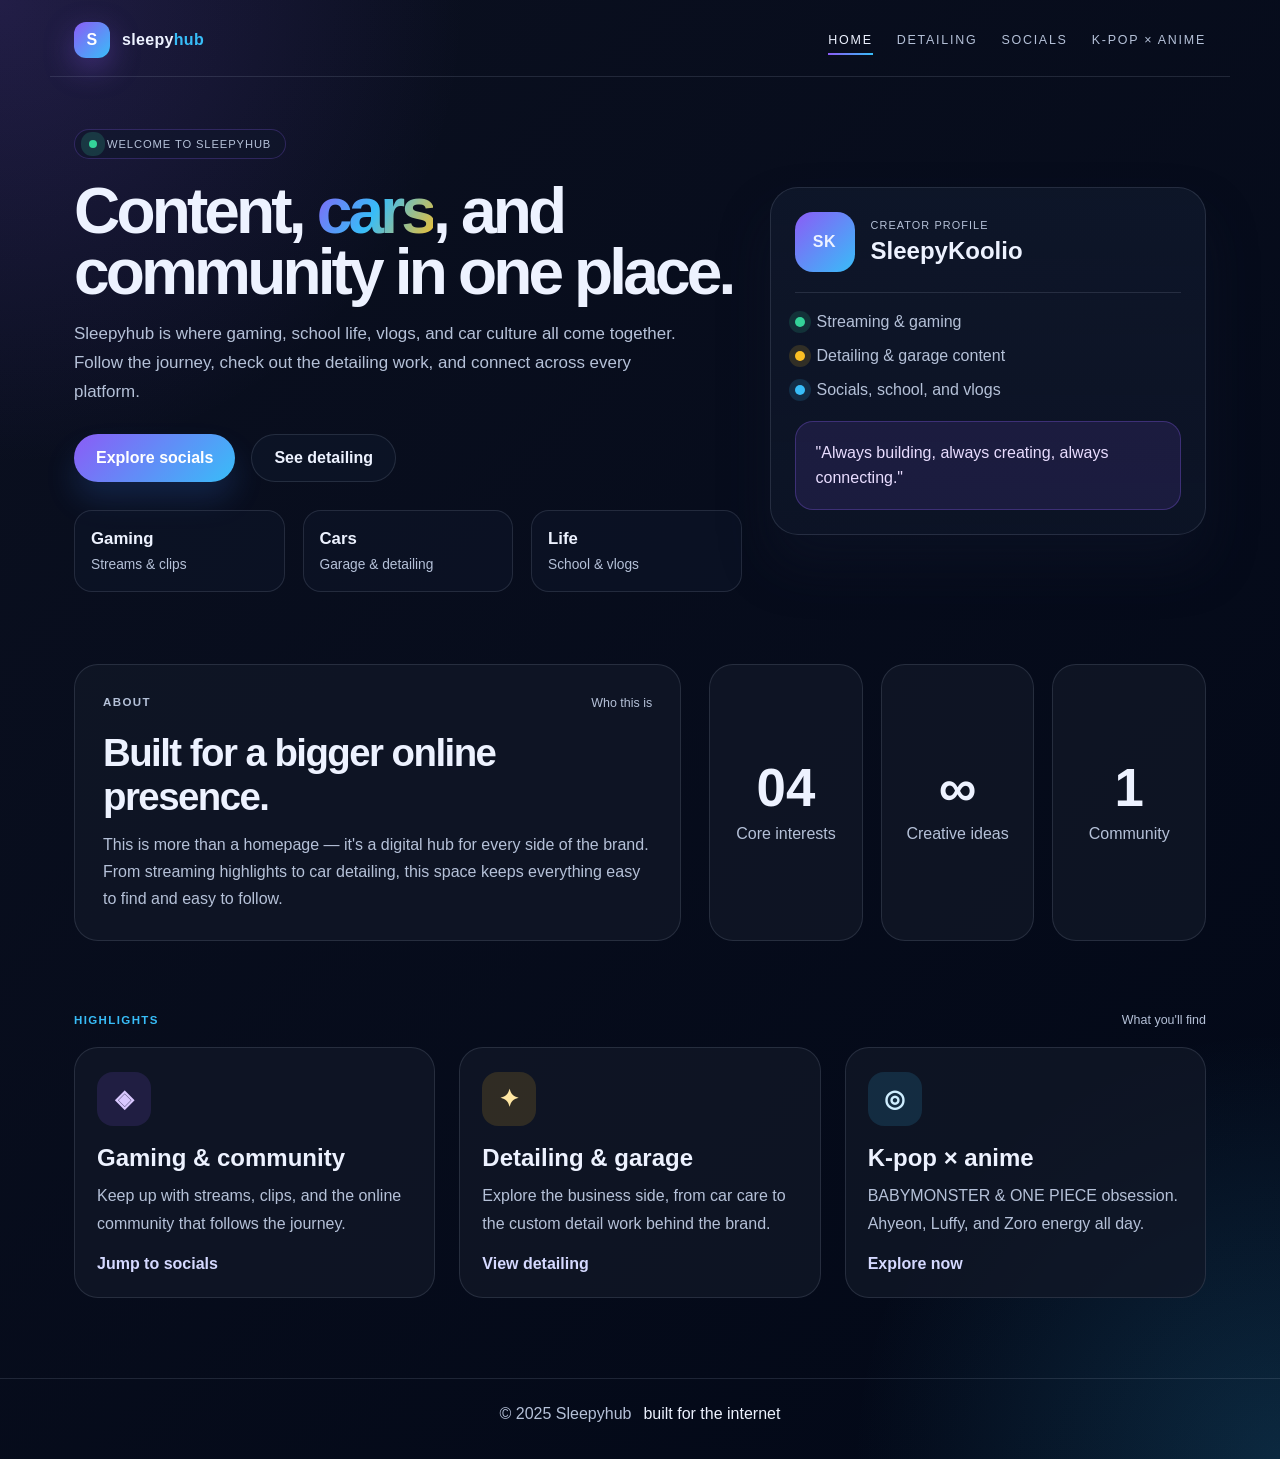
<file: index.html>
<!DOCTYPE html>
<html lang="en">
  <head>
    <meta charset="UTF-8" />
    <meta name="viewport" content="width=device-width, initial-scale=1.0" />
    <meta
      name="description"
      content="Sleepyhub is the home of gaming, cars, content, and community."
    />
    <title>Sleepyhub | Home</title>
    <link rel="stylesheet" href="style.css" />
  </head>
  <body>
    <nav class="top-nav" aria-label="Main navigation">
      <a class="brand" href="index.html" aria-label="Sleepyhub home">
        <span class="brand-mark">S</span>
        <span>sleepy<span class="accent">hub</span></span>
      </a>

      <div class="nav-links">
        <a class="active" href="index.html">Home</a>
        <a href="business.html">Detailing</a>
        <a href="social.html">Socials</a>
        <a href="babymonster.html">K-pop × Anime</a>
      </div>
    </nav>

    <main class="page-shell">
      <section class="hero">
        <div class="hero-copy">
          <div class="eyebrow"><span class="pulse"></span> Welcome to sleepyhub</div>
          <h1>
            Content, <span class="gradient-text">cars</span>, and<br />
            community in one place.
          </h1>
          <p>
            Sleepyhub is where gaming, school life, vlogs, and car culture all come together.
            Follow the journey, check out the detailing work, and connect across every platform.
          </p>

          <div class="cta-group">
            <a class="btn primary" href="social.html">Explore socials</a>
            <a class="btn secondary" href="business.html">See detailing</a>
          </div>

          <div class="hero-meta">
            <div class="meta-item">
              <strong>Gaming</strong>
              <span>Streams & clips</span>
            </div>
            <div class="meta-item">
              <strong>Cars</strong>
              <span>Garage & detailing</span>
            </div>
            <div class="meta-item">
              <strong>Life</strong>
              <span>School & vlogs</span>
            </div>
          </div>
        </div>

        <aside class="hero-panel" aria-label="Featured summary">
          <div class="profile-card">
            <div class="avatar">SK</div>
            <div>
              <small>Creator profile</small>
              <h2>SleepyKoolio</h2>
            </div>
          </div>

          <ul class="mini-list">
            <li>
              <span class="dot green"></span>
              Streaming & gaming
            </li>
            <li>
              <span class="dot gold"></span>
              Detailing & garage content
            </li>
            <li>
              <span class="dot blue"></span>
              Socials, school, and vlogs
            </li>
          </ul>

          <div class="panel-quote">
            "Always building, always creating, always connecting."
          </div>
        </aside>
      </section>

      <section class="overview">
        <article class="panel intro-panel">
          <div class="section-heading">
            <p>About</p>
            <span>Who this is</span>
          </div>
          <h3>Built for a bigger online presence.</h3>
          <p>
            This is more than a homepage — it's a digital hub for every side of the brand. From
            streaming highlights to car detailing, this space keeps everything easy to find and easy
            to follow.
          </p>
        </article>

        <div class="stats-grid">
          <div class="stat-card">
            <strong>04</strong>
            <span>Core interests</span>
          </div>
          <div class="stat-card">
            <strong>∞</strong>
            <span>Creative ideas</span>
          </div>
          <div class="stat-card">
            <strong>1</strong>
            <span>Community</span>
          </div>
        </div>
      </section>

      <section class="showcase">
        <div class="section-heading section-heading-wide">
          <p>Highlights</p>
          <span>What you'll find</span>
        </div>

        <div class="cards-grid">
          <article class="feature-card">
            <div class="card-icon purple">◈</div>
            <h3>Gaming & community</h3>
            <p>Keep up with streams, clips, and the online community that follows the journey.</p>
            <a href="social.html">Jump to socials</a>
          </article>

          <article class="feature-card">
            <div class="card-icon gold">✦</div>
            <h3>Detailing & garage</h3>
            <p>Explore the business side, from car care to the custom detail work behind the brand.</p>
            <a href="business.html">View detailing</a>
          </article>

          <article class="feature-card">
            <div class="card-icon blue">◎</div>
            <h3>K-pop × anime</h3>
            <p>BABYMONSTER & ONE PIECE obsession. Ahyeon, Luffy, and Zoro energy all day.</p>
            <a href="babymonster.html">Explore now</a>
          </article>
        </div>
      </section>
    </main>

    <footer class="site-footer">© 2025 Sleepyhub <span>built for the internet</span></footer>
  </body>
</html>
</file>
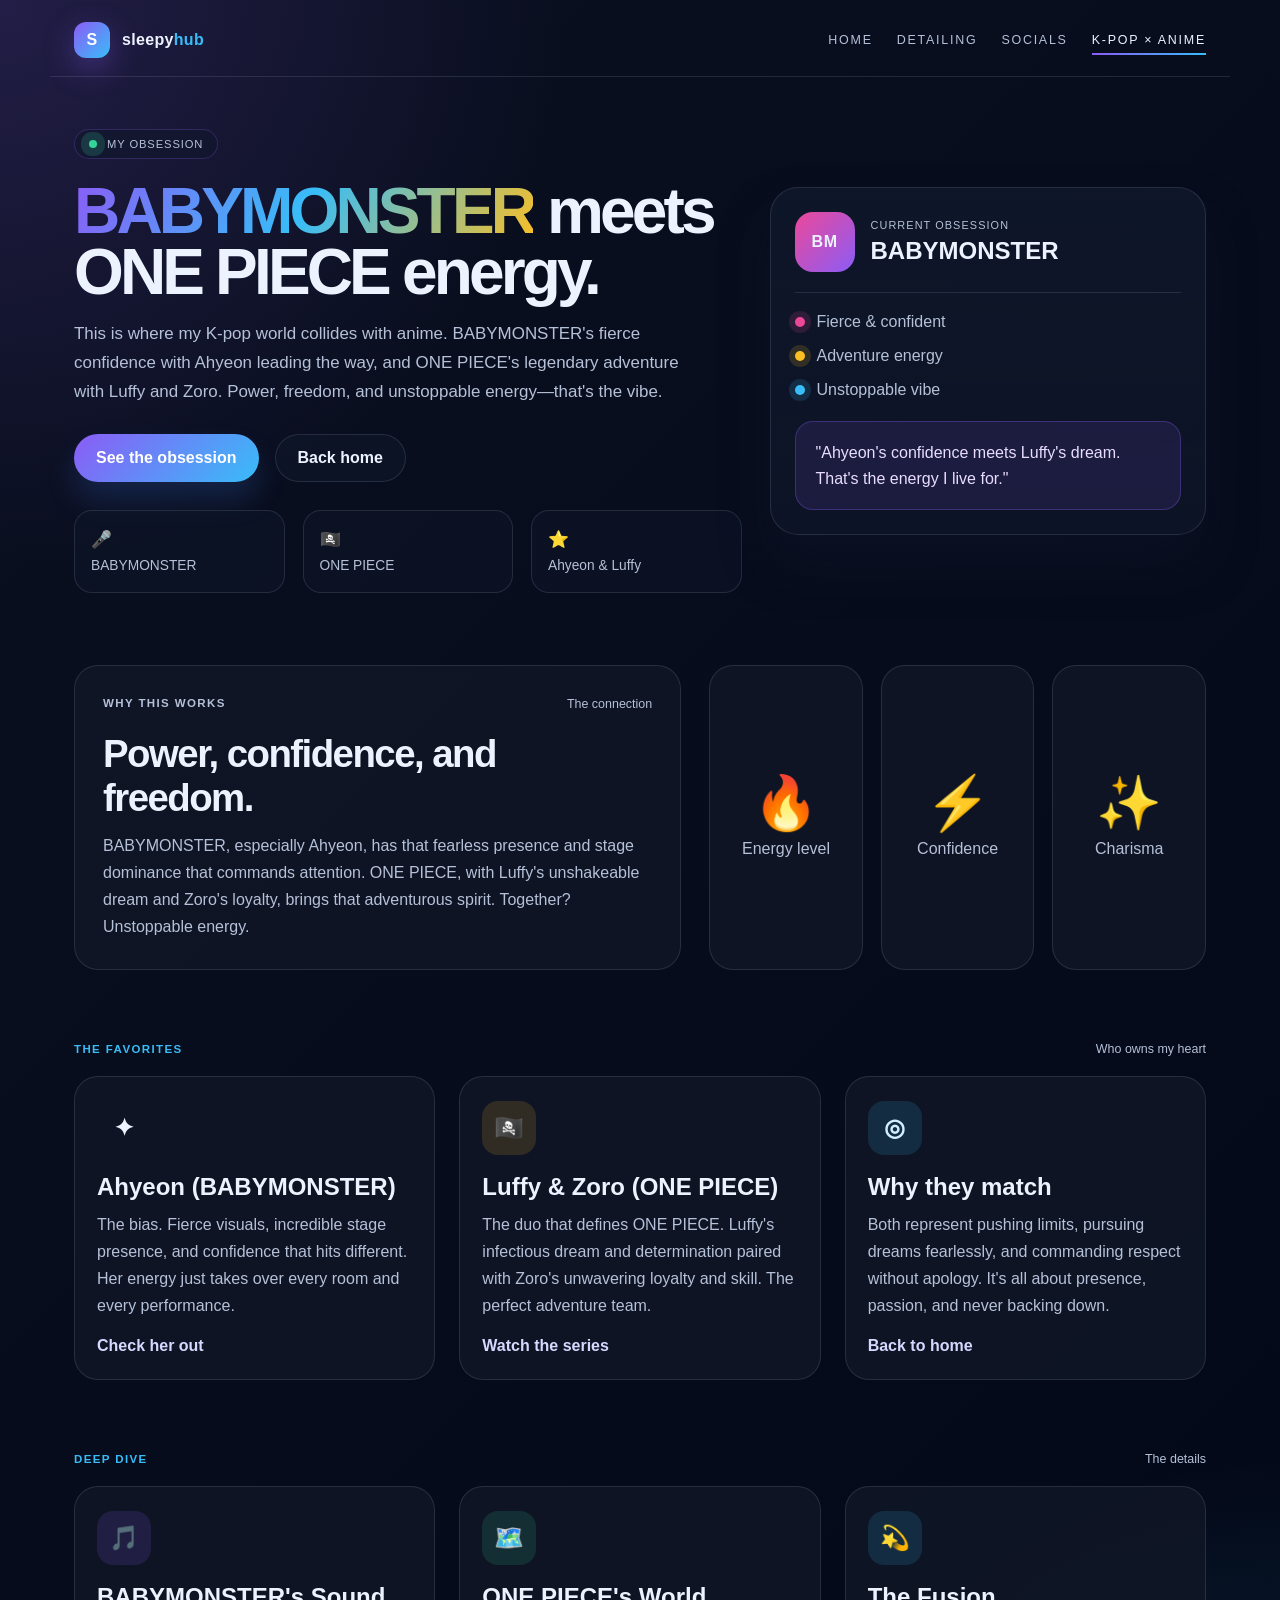
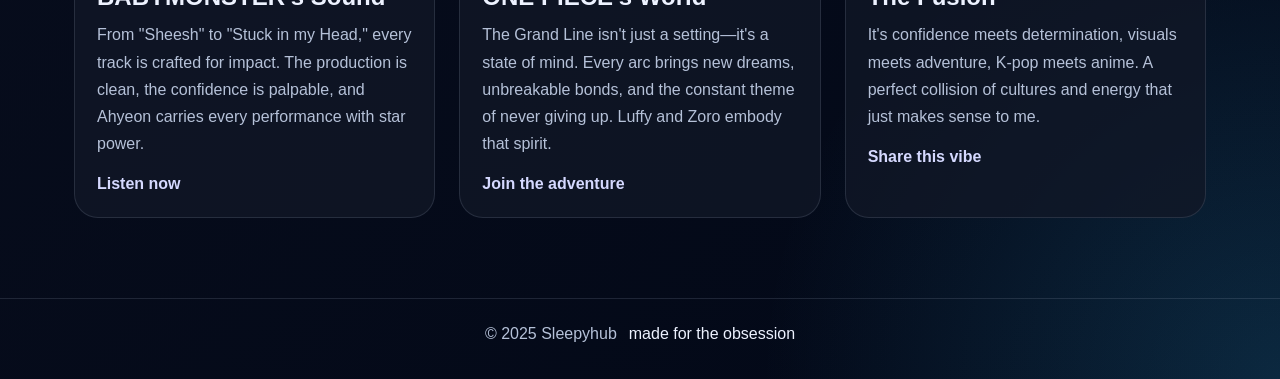
<file: babymonster.html>
<!DOCTYPE html>
<html lang="en">
  <head>
    <meta charset="UTF-8" />
    <meta name="viewport" content="width=device-width, initial-scale=1.0" />
    <meta name="description" content="BABYMONSTER × ONE PIECE obsession. Ahyeon, Luffy, and Zoro energy in one place." />
    <title>BABYMONSTER × ONE PIECE | Sleepyhub</title>
    <link rel="stylesheet" href="style.css" />
  </head>
  <body>
    <nav class="top-nav" aria-label="Main navigation">
      <a class="brand" href="index.html" aria-label="Sleepyhub home">
        <span class="brand-mark">S</span>
        <span>sleepy<span class="accent">hub</span></span>
      </a>

      <div class="nav-links">
        <a href="index.html">Home</a>
        <a href="business.html">Detailing</a>
        <a href="social.html">Socials</a>
        <a class="active" href="babymonster.html">K-pop × Anime</a>
      </div>
    </nav>

    <main class="page-shell">
      <section class="hero">
        <div class="hero-copy">
          <div class="eyebrow"><span class="pulse"></span> My obsession</div>
          <h1>
            <span class="gradient-text">BABYMONSTER</span> meets<br />
            ONE PIECE energy.
          </h1>
          <p>
            This is where my K-pop world collides with anime. BABYMONSTER's fierce confidence with Ahyeon leading the way, and ONE PIECE's legendary adventure with Luffy and Zoro. Power, freedom, and unstoppable energy—that's the vibe.
          </p>

          <div class="cta-group">
            <a class="btn primary" href="#favorites">See the obsession</a>
            <a class="btn secondary" href="index.html">Back home</a>
          </div>

          <div class="hero-meta">
            <div class="meta-item">
              <strong>🎤</strong>
              <span>BABYMONSTER</span>
            </div>
            <div class="meta-item">
              <strong>🏴‍☠️</strong>
              <span>ONE PIECE</span>
            </div>
            <div class="meta-item">
              <strong>⭐</strong>
              <span>Ahyeon & Luffy</span>
            </div>
          </div>
        </div>

        <aside class="hero-panel" aria-label="Obsession summary">
          <div class="profile-card">
            <div class="avatar" style="background: linear-gradient(135deg, #ec4899, #8b5cf6);">BM</div>
            <div>
              <small>Current obsession</small>
              <h2>BABYMONSTER</h2>
            </div>
          </div>

          <ul class="mini-list">
            <li>
              <span class="dot pink"></span>
              Fierce & confident
            </li>
            <li>
              <span class="dot gold"></span>
              Adventure energy
            </li>
            <li>
              <span class="dot blue"></span>
              Unstoppable vibe
            </li>
          </ul>

          <div class="panel-quote">
            "Ahyeon's confidence meets Luffy's dream. That's the energy I live for."
          </div>
        </aside>
      </section>

      <section class="overview">
        <article class="panel intro-panel">
          <div class="section-heading">
            <p>Why this works</p>
            <span>The connection</span>
          </div>
          <h3>Power, confidence, and freedom.</h3>
          <p>
            BABYMONSTER, especially Ahyeon, has that fearless presence and stage dominance that commands attention. ONE PIECE, with Luffy's unshakeable dream and Zoro's loyalty, brings that adventurous spirit. Together? Unstoppable energy.
          </p>
        </article>

        <div class="stats-grid">
          <div class="stat-card">
            <strong>🔥</strong>
            <span>Energy level</span>
          </div>
          <div class="stat-card">
            <strong>⚡</strong>
            <span>Confidence</span>
          </div>
          <div class="stat-card">
            <strong>✨</strong>
            <span>Charisma</span>
          </div>
        </div>
      </section>

      <section class="showcase" id="favorites">
        <div class="section-heading section-heading-wide">
          <p>The favorites</p>
          <span>Who owns my heart</span>
        </div>

        <div class="cards-grid">
          <article class="feature-card">
            <div class="card-icon pink">✦</div>
            <h3>Ahyeon (BABYMONSTER)</h3>
            <p>The bias. Fierce visuals, incredible stage presence, and confidence that hits different. Her energy just takes over every room and every performance.</p>
            <a href="https://www.youtube.com/results?search_query=BABYMONSTER+Ahyeon" target="_blank">Check her out</a>
          </article>

          <article class="feature-card">
            <div class="card-icon gold">🏴‍☠️</div>
            <h3>Luffy & Zoro (ONE PIECE)</h3>
            <p>The duo that defines ONE PIECE. Luffy's infectious dream and determination paired with Zoro's unwavering loyalty and skill. The perfect adventure team.</p>
            <a href="https://www.crunchyroll.com/series/GRMG8ZQZR/one-piece" target="_blank">Watch the series</a>
          </article>

          <article class="feature-card">
            <div class="card-icon blue">◎</div>
            <h3>Why they match</h3>
            <p>Both represent pushing limits, pursuing dreams fearlessly, and commanding respect without apology. It's all about presence, passion, and never backing down.</p>
            <a href="index.html">Back to home</a>
          </article>
        </div>
      </section>

      <section class="showcase" id="vibes">
        <div class="section-heading section-heading-wide">
          <p>Deep dive</p>
          <span>The details</span>
        </div>

        <div class="cards-grid">
          <article class="feature-card">
            <div class="card-icon purple">🎵</div>
            <h3>BABYMONSTER's Sound</h3>
            <p>From "Sheesh" to "Stuck in my Head," every track is crafted for impact. The production is clean, the confidence is palpable, and Ahyeon carries every performance with star power.</p>
            <a href="https://www.youtube.com/results?search_query=BABYMONSTER+music" target="_blank">Listen now</a>
          </article>

          <article class="feature-card">
            <div class="card-icon green">🗺️</div>
            <h3>ONE PIECE's World</h3>
            <p>The Grand Line isn't just a setting—it's a state of mind. Every arc brings new dreams, unbreakable bonds, and the constant theme of never giving up. Luffy and Zoro embody that spirit.</p>
            <a href="https://www.crunchyroll.com/series/GRMG8ZQZR/one-piece" target="_blank">Join the adventure</a>
          </article>

          <article class="feature-card">
            <div class="card-icon blue">💫</div>
            <h3>The Fusion</h3>
            <p>It's confidence meets determination, visuals meets adventure, K-pop meets anime. A perfect collision of cultures and energy that just makes sense to me.</p>
            <a href="social.html">Share this vibe</a>
          </article>
        </div>
      </section>
    </main>

    <footer class="site-footer">© 2025 Sleepyhub <span>made for the obsession</span></footer>
  </body>
</html>
</file>
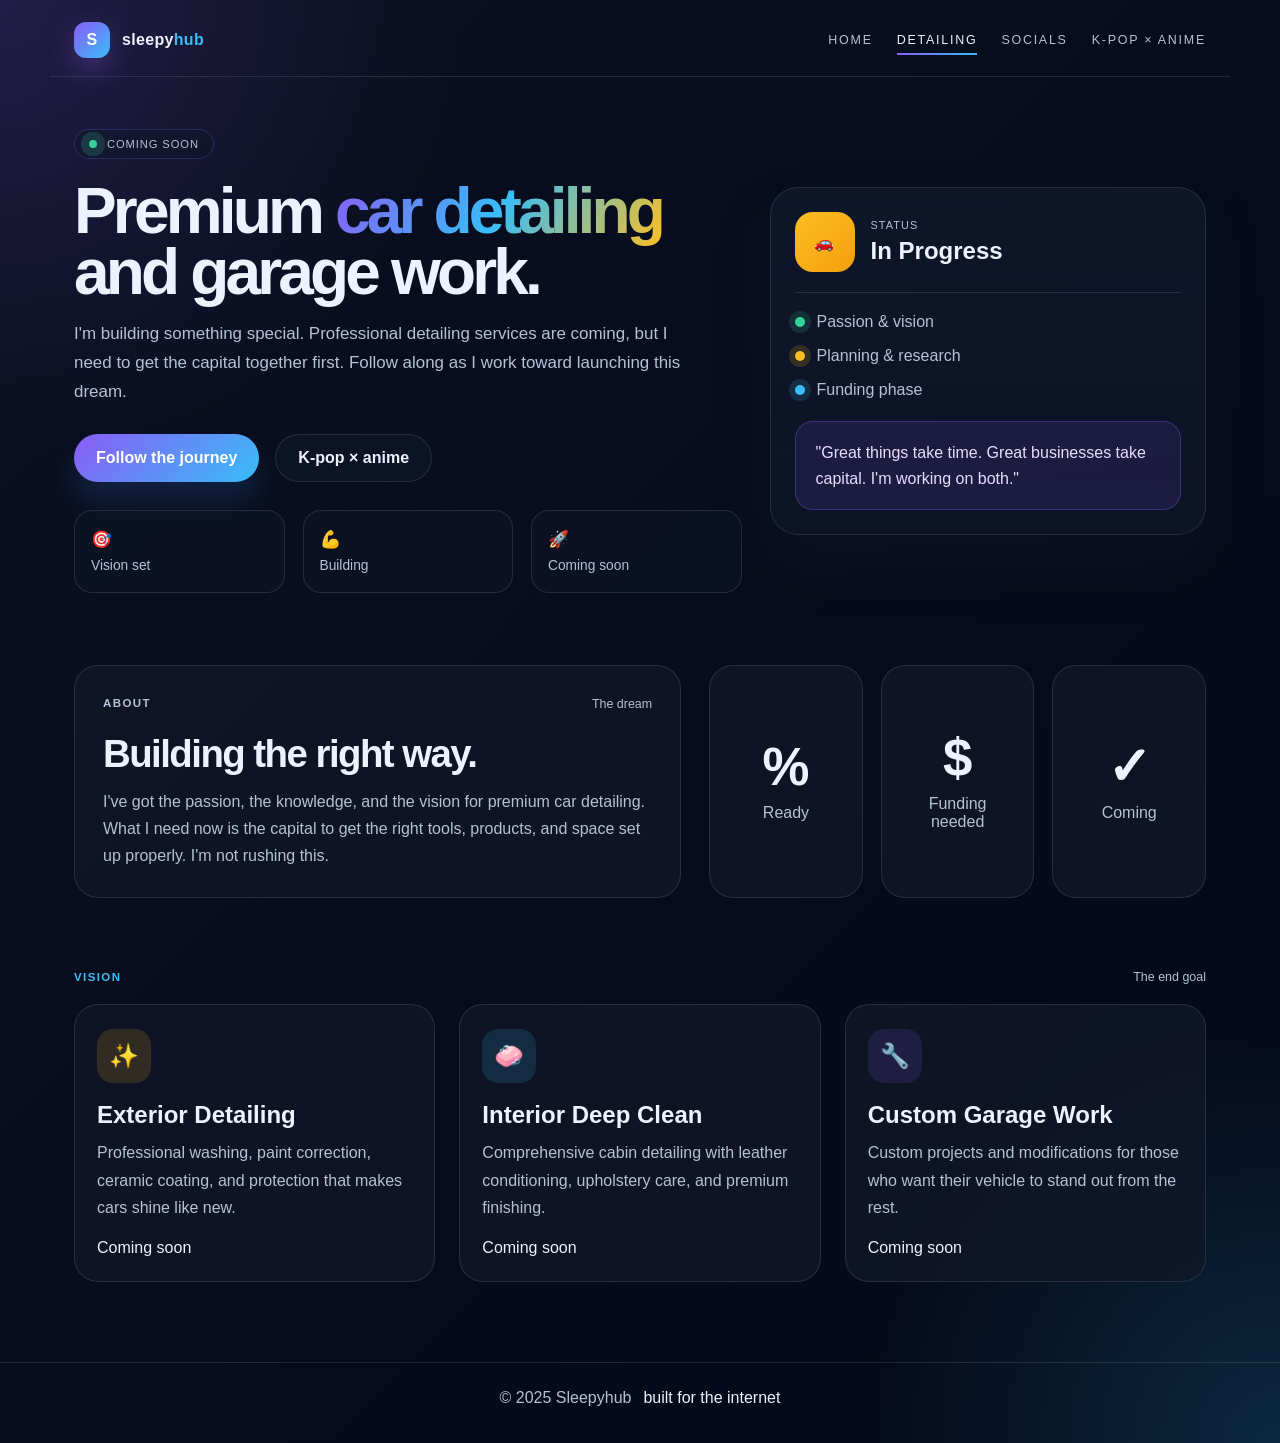
<file: business.html>
<!DOCTYPE html>
<html lang="en">
  <head>
    <meta charset="UTF-8" />
    <meta name="viewport" content="width=device-width, initial-scale=1.0" />
    <meta
      name="description"
      content="Professional car detailing services by SleepyKoolio. Coming soon."
    />
    <title>Detailing | Sleepyhub</title>
    <link rel="stylesheet" href="style.css" />
  </head>
  <body>
    <nav class="top-nav" aria-label="Main navigation">
      <a class="brand" href="index.html" aria-label="Sleepyhub home">
        <span class="brand-mark">S</span>
        <span>sleepy<span class="accent">hub</span></span>
      </a>

      <div class="nav-links">
        <a href="index.html">Home</a>
        <a class="active" href="business.html">Detailing</a>
        <a href="social.html">Socials</a>
        <a href="babymonster.html">K-pop × Anime</a>
      </div>
    </nav>

    <main class="page-shell">
      <section class="hero">
        <div class="hero-copy">
          <div class="eyebrow"><span class="pulse"></span> Coming soon</div>
          <h1>
            Premium <span class="gradient-text">car detailing</span> and garage work.
          </h1>
          <p>
            I'm building something special. Professional detailing services are coming, but I need to get the capital together first. Follow along as I work toward launching this dream.
          </p>

          <div class="cta-group">
            <a class="btn primary" href="social.html">Follow the journey</a>
            <a class="btn secondary" href="babymonster.html">K-pop × anime</a>
          </div>

          <div class="hero-meta">
            <div class="meta-item">
              <strong>🎯</strong>
              <span>Vision set</span>
            </div>
            <div class="meta-item">
              <strong>💪</strong>
              <span>Building</span>
            </div>
            <div class="meta-item">
              <strong>🚀</strong>
              <span>Coming soon</span>
            </div>
          </div>
        </div>

        <aside class="hero-panel" aria-label="Status summary">
          <div class="profile-card">
            <div class="avatar" style="background: linear-gradient(135deg, #fbbf24, #f59e0b);">🚗</div>
            <div>
              <small>Status</small>
              <h2>In Progress</h2>
            </div>
          </div>

          <ul class="mini-list">
            <li>
              <span class="dot green"></span>
              Passion & vision
            </li>
            <li>
              <span class="dot gold"></span>
              Planning & research
            </li>
            <li>
              <span class="dot blue"></span>
              Funding phase
            </li>
          </ul>

          <div class="panel-quote">
            "Great things take time. Great businesses take capital. I'm working on both."
          </div>
        </aside>
      </section>

      <section class="overview">
        <article class="panel intro-panel">
          <div class="section-heading">
            <p>About</p>
            <span>The dream</span>
          </div>
          <h3>Building the right way.</h3>
          <p>
            I've got the passion, the knowledge, and the vision for premium car detailing. What I need now is the capital to get the right tools, products, and space set up properly. I'm not rushing this.
          </p>
        </article>

        <div class="stats-grid">
          <div class="stat-card">
            <strong>%</strong>
            <span>Ready</span>
          </div>
          <div class="stat-card">
            <strong>$</strong>
            <span>Funding needed</span>
          </div>
          <div class="stat-card">
            <strong>✓</strong>
            <span>Coming</span>
          </div>
        </div>
      </section>

      <section class="showcase" id="roadmap">
        <div class="section-heading section-heading-wide">
          <p>Vision</p>
          <span>The end goal</span>
        </div>

        <div class="cards-grid">
          <article class="feature-card">
            <div class="card-icon gold">✨</div>
            <h3>Exterior Detailing</h3>
            <p>Professional washing, paint correction, ceramic coating, and protection that makes cars shine like new.</p>
            <span class="coming-badge">Coming soon</span>
          </article>

          <article class="feature-card">
            <div class="card-icon blue">🧼</div>
            <h3>Interior Deep Clean</h3>
            <p>Comprehensive cabin detailing with leather conditioning, upholstery care, and premium finishing.</p>
            <span class="coming-badge">Coming soon</span>
          </article>

          <article class="feature-card">
            <div class="card-icon purple">🔧</div>
            <h3>Custom Garage Work</h3>
            <p>Custom projects and modifications for those who want their vehicle to stand out from the rest.</p>
            <span class="coming-badge">Coming soon</span>
          </article>
        </div>
      </section>
    </main>

    <footer class="site-footer">© 2025 Sleepyhub <span>built for the internet</span></footer>
  </body>
</html>
</file>
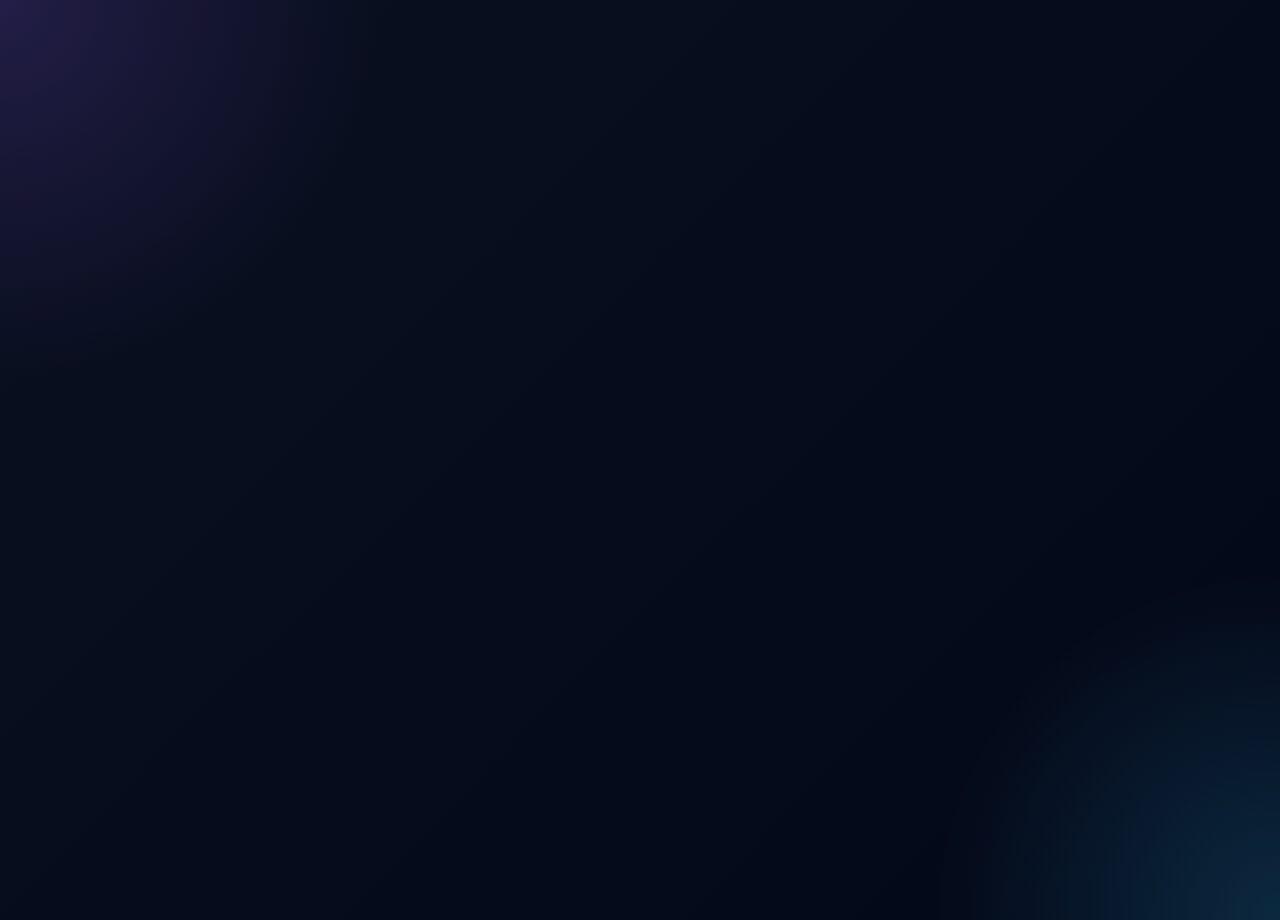
<file: mainhomepage.html>
<!DOCTYPE html>
<html lang="en">
<head>
    <meta charset="UTF-8">
    <meta name="viewport" content="width=device-width, initial-scale=1.0">
</head>
<link rel="stylesheet" href="style.css">
<body>
    <div class="container">
        <p class="bio"></p>

        <div class="project-card">
            <h2></h2>
            <p></p>
        </div>

     <div class="project-card">
            <h2></h2>
            <p></p>
            <br>
        </div>

        <div class="project-card">
            <h2></h2>
            <p></p>
        </div>
    </div>
</body>
</html>
</file>
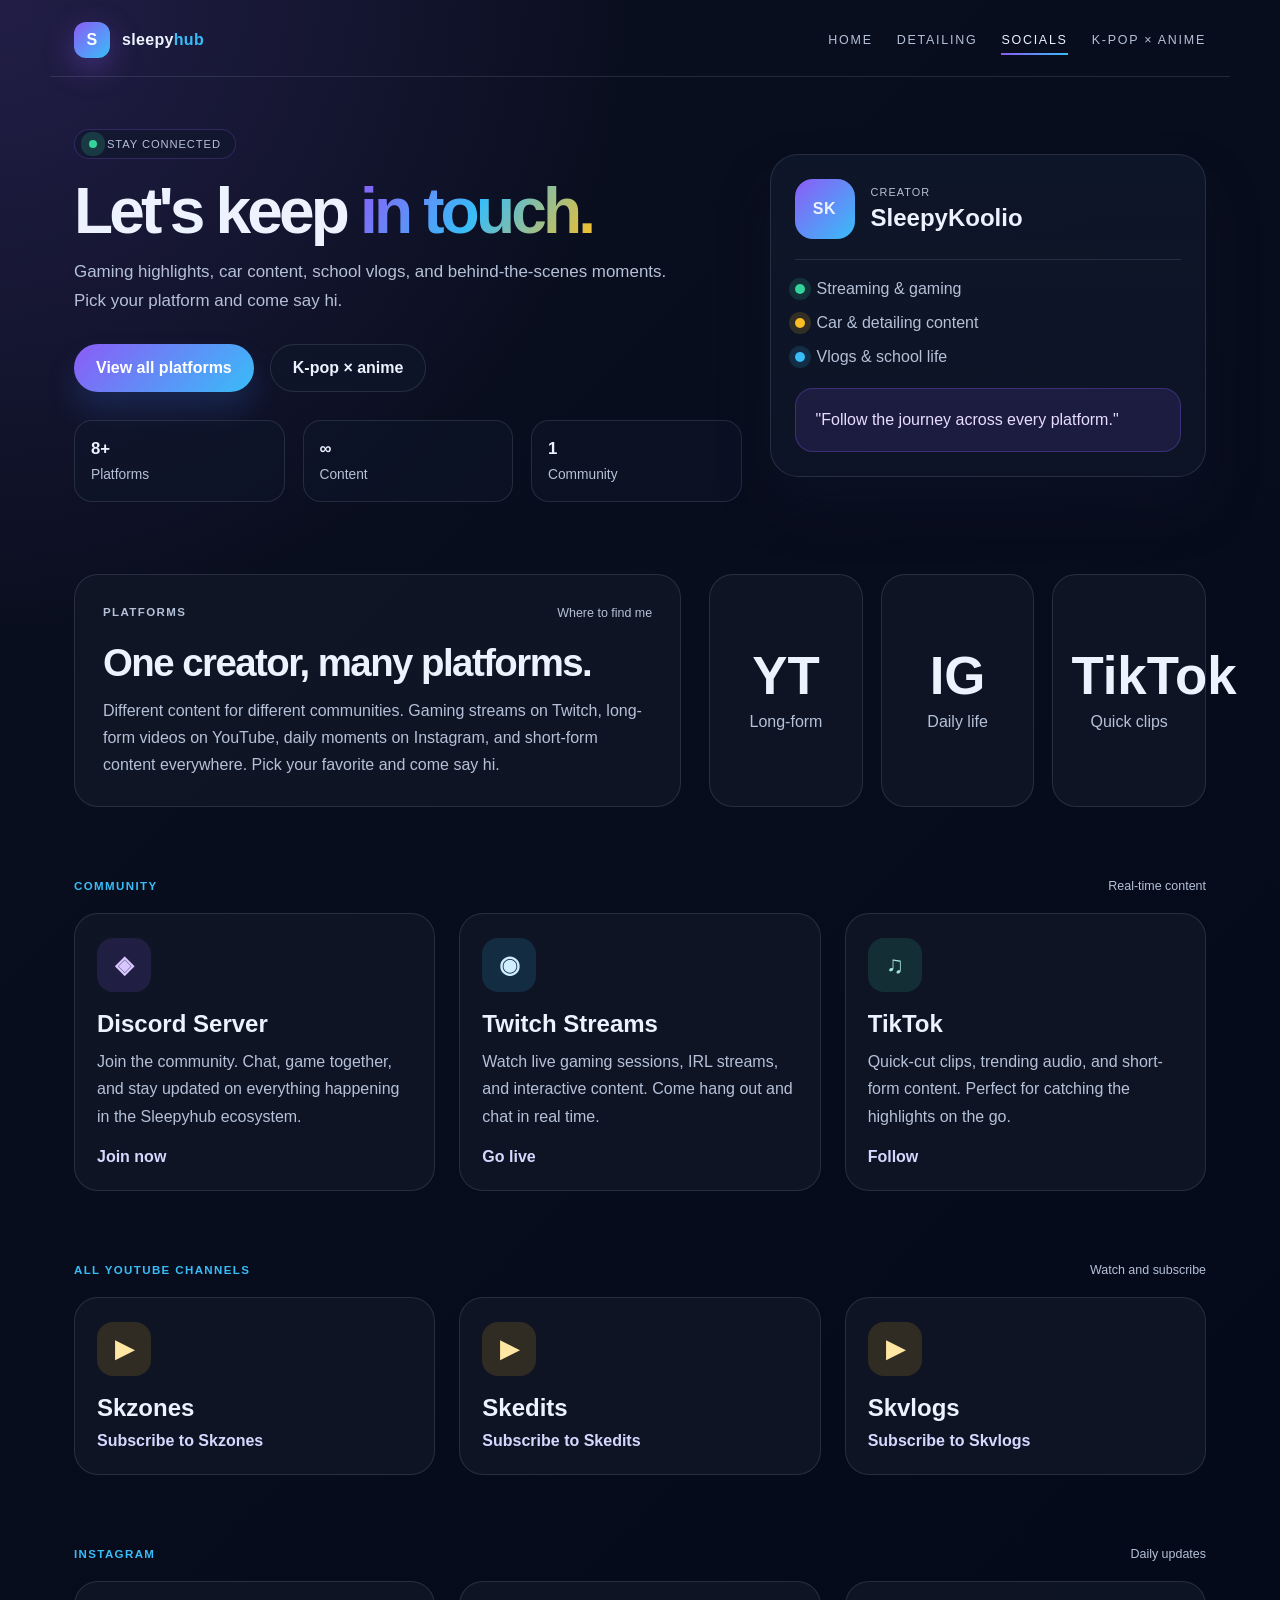
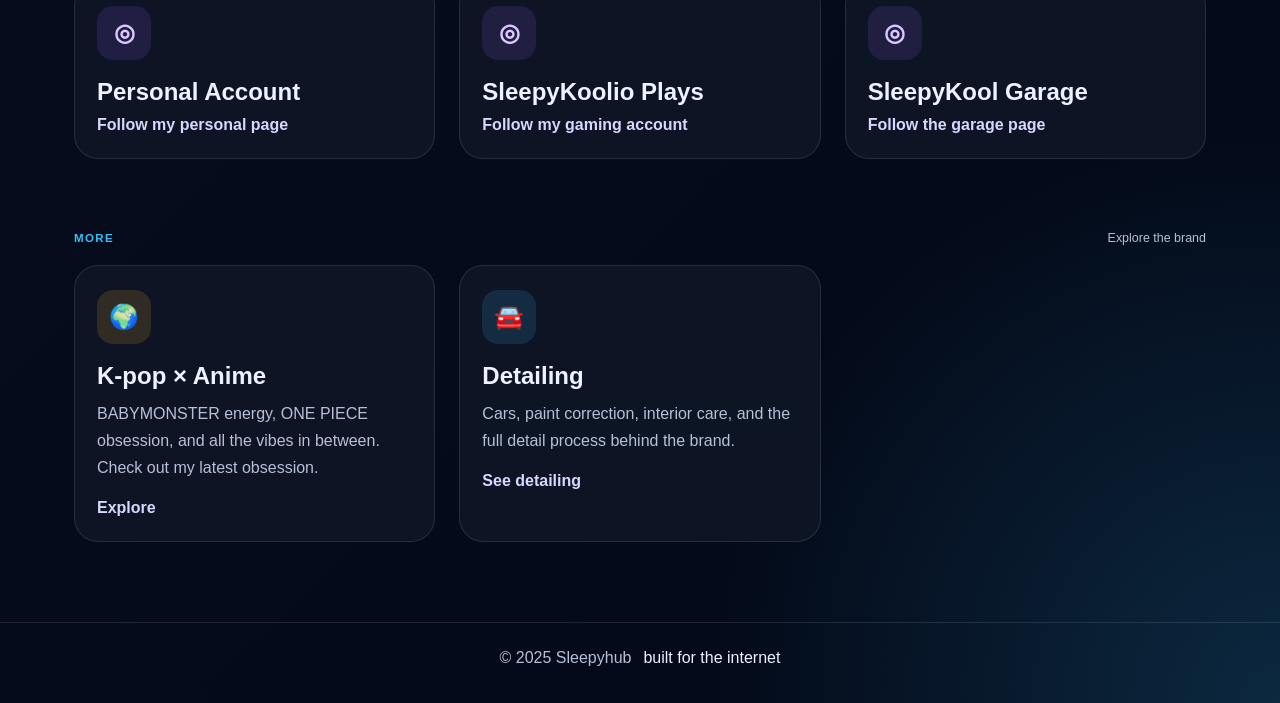
<file: social.html>
<!DOCTYPE html>
<html lang="en">
  <head>
    <meta charset="UTF-8" />
    <meta name="viewport" content="width=device-width, initial-scale=1.0" />
    <meta name="description" content="Connect with SleepyKoolio across all social platforms." />
    <title>Socials | Sleepyhub</title>
    <link rel="stylesheet" href="style.css" />
  </head>
  <body>
    <nav class="top-nav" aria-label="Main navigation">
      <a class="brand" href="index.html" aria-label="Sleepyhub home">
        <span class="brand-mark">S</span>
        <span>sleepy<span class="accent">hub</span></span>
      </a>

      <div class="nav-links">
        <a href="index.html">Home</a>
        <a href="business.html">Detailing</a>
        <a class="active" href="social.html">Socials</a>
        <a href="babymonster.html">K-pop × Anime</a>
      </div>
    </nav>

    <main class="page-shell">
      <section class="hero">
        <div class="hero-copy">
          <div class="eyebrow"><span class="pulse"></span> Stay connected</div>
          <h1>
            Let's keep <span class="gradient-text">in touch.</span>
          </h1>
          <p>
            Gaming highlights, car content, school vlogs, and behind-the-scenes moments. Pick your platform and come say hi.
          </p>

          <div class="cta-group">
            <a class="btn primary" href="#platforms">View all platforms</a>
            <a class="btn secondary" href="babymonster.html">K-pop × anime</a>
          </div>

          <div class="hero-meta">
            <div class="meta-item">
              <strong>8+</strong>
              <span>Platforms</span>
            </div>
            <div class="meta-item">
              <strong>∞</strong>
              <span>Content</span>
            </div>
            <div class="meta-item">
              <strong>1</strong>
              <span>Community</span>
            </div>
          </div>
        </div>

        <aside class="hero-panel" aria-label="Social summary">
          <div class="profile-card">
            <div class="avatar">SK</div>
            <div>
              <small>Creator</small>
              <h2>SleepyKoolio</h2>
            </div>
          </div>

          <ul class="mini-list">
            <li>
              <span class="dot green"></span>
              Streaming & gaming
            </li>
            <li>
              <span class="dot gold"></span>
              Car & detailing content
            </li>
            <li>
              <span class="dot blue"></span>
              Vlogs & school life
            </li>
          </ul>

          <div class="panel-quote">
            "Follow the journey across every platform."
          </div>
        </aside>
      </section>

      <section class="overview" id="platforms">
        <article class="panel intro-panel">
          <div class="section-heading">
            <p>Platforms</p>
            <span>Where to find me</span>
          </div>
          <h3>One creator, many platforms.</h3>
          <p>
            Different content for different communities. Gaming streams on Twitch, long-form videos on YouTube, daily moments on Instagram, and short-form content everywhere. Pick your favorite and come say hi.
          </p>
        </article>

        <div class="stats-grid">
          <div class="stat-card">
            <strong>YT</strong>
            <span>Long-form</span>
          </div>
          <div class="stat-card">
            <strong>IG</strong>
            <span>Daily life</span>
          </div>
          <div class="stat-card">
            <strong>TikTok</strong>
            <span>Quick clips</span>
          </div>
        </div>
      </section>

      <section class="showcase" id="streams">
        <div class="section-heading section-heading-wide">
          <p>Community</p>
          <span>Real-time content</span>
        </div>

        <div class="cards-grid">
          <article class="feature-card">
            <div class="card-icon purple">◈</div>
            <h3>Discord Server</h3>
            <p>Join the community. Chat, game together, and stay updated on everything happening in the Sleepyhub ecosystem.</p>
            <a href="https://discord.gg/87UCVy57UC" target="_blank" rel="noreferrer">Join now</a>
          </article>

          <article class="feature-card">
            <div class="card-icon blue">◉</div>
            <h3>Twitch Streams</h3>
            <p>Watch live gaming sessions, IRL streams, and interactive content. Come hang out and chat in real time.</p>
            <a href="https://m.twitch.tv/skzones/home" target="_blank" rel="noreferrer">Go live</a>
          </article>

          <article class="feature-card">
            <div class="card-icon green">♫</div>
            <h3>TikTok</h3>
            <p>Quick-cut clips, trending audio, and short-form content. Perfect for catching the highlights on the go.</p>
            <a href="https://www.tiktok.com/@sleepyahyeon05" target="_blank" rel="noreferrer">Follow</a>
          </article>
        </div>
      </section>

      <section class="showcase" id="youtube">
        <div class="section-heading section-heading-wide">
          <p>all YouTube channels</p>
          <span>Watch and subscribe</span>
        </div>

        <div class="cards-grid">
          <article class="feature-card">
            <div class="card-icon gold">▶</div>
            <h3>Skzones</h3>
            <a href="https://youtube.com/@sleepykoolio-king" target="_blank" rel="noreferrer">Subscribe to Skzones</a>
          </article>

          <article class="feature-card">
            <div class="card-icon gold">▶</div>
            <h3>Skedits</h3>
            <a href="https://youtube.com/@sleepykoolioking-b3q?si=gq9v3FWOnvkM7gEX" target="_blank" rel="noreferrer">Subscribe to Skedits</a>
          </article>

          <article class="feature-card">
            <div class="card-icon gold">▶</div>
            <h3>Skvlogs</h3>
            <a href="https://youtube.com/@sleepykoolioking-oc9wl?si=EAOghHjIZtzajBAk" target="_blank" rel="noreferrer">Subscribe to Skvlogs</a>
          </article>
        </div>
      </section>

      <section class="showcase" id="instagram">
        <div class="section-heading section-heading-wide">
          <p>Instagram</p>
          <span>Daily updates</span>
        </div>

        <div class="cards-grid">
          <article class="feature-card">
            <div class="card-icon purple">◎</div>
            <h3>Personal Account</h3>
            <a href="https://www.instagram.com/chri.slmc?stkn=NDc3NnJ6ZzF2dHd5&utm_source=qr" target="_blank" rel="noreferrer">Follow my personal page</a>
          </article>

          <article class="feature-card">
            <div class="card-icon purple">◎</div>
            <h3>SleepyKoolio Plays</h3>
            <a href="https://www.instagram.com/sleepykoolioplays?stkn=bzdteThybHR6bzBl&utm_source=qr" target="_blank" rel="noreferrer">Follow my gaming account</a>
          </article>

          <article class="feature-card">
            <div class="card-icon purple">◎</div>
            <h3>SleepyKool Garage</h3>
            <a href="https://www.instagram.com/sleepykoolgarage?stkn=dGprc2RhenkzY2xp&utm_source=qr" target="_blank" rel="noreferrer">Follow the garage page</a>
          </article>
        </div>
      </section>

      <section class="showcase" id="extras">
        <div class="section-heading section-heading-wide">
          <p>More</p>
          <span>Explore the brand</span>
        </div>

        <div class="cards-grid">
          <article class="feature-card">
            <div class="card-icon gold">🌍</div>
            <h3>K-pop × Anime</h3>
            <p>BABYMONSTER energy, ONE PIECE obsession, and all the vibes in between. Check out my latest obsession.</p>
            <a href="babymonster.html">Explore</a>
          </article>

          <article class="feature-card">
            <div class="card-icon blue">🚘</div>
            <h3>Detailing</h3>
            <p>Cars, paint correction, interior care, and the full detail process behind the brand.</p>
            <a href="business.html">See detailing</a>
          </article>
        </div>
      </section>
    </main>

    <footer class="site-footer">© 2025 Sleepyhub <span>built for the internet</span></footer>
  </body>
</html>
</file>
<file: style.css>
:root {
  --bg: #0b1020;
  --bg-alt: #111827;
  --panel: rgba(17, 24, 39, 0.78);
  --card: rgba(15, 23, 42, 0.9);
  --line: rgba(148, 163, 184, 0.18);
  --text: #edf2ff;
  --muted: #b5c1d8;
  --purple: #8b5cf6;
  --blue: #38bdf8;
  --gold: #fbbf24;
  --green: #34d399;
  --shadow: rgba(15, 23, 42, 0.45);
}

* {
  box-sizing: border-box;
}

html {
  scroll-behavior: smooth;
}

body {
  margin: 0;
  min-height: 100vh;
  background:
    radial-gradient(circle at top left, rgba(139, 92, 246, 0.18), transparent 24%),
    radial-gradient(circle at bottom right, rgba(56, 189, 248, 0.18), transparent 22%),
    linear-gradient(135deg, var(--bg) 0%, #020817 100%);
  color: var(--text);
  font-family: 'Segoe UI', Tahoma, Geneva, Verdana, sans-serif;
}

a {
  color: inherit;
  text-decoration: none;
}

.top-nav {
  display: flex;
  align-items: center;
  justify-content: space-between;
  gap: 24px;
  max-width: 1180px;
  margin: 0 auto;
  padding: 22px 24px 18px;
  border-bottom: 1px solid var(--line);
}

.brand {
  display: inline-flex;
  align-items: center;
  gap: 12px;
  font-weight: 700;
  letter-spacing: 0.02em;
}

.brand-mark {
  display: grid;
  place-items: center;
  width: 36px;
  height: 36px;
  border-radius: 12px;
  background: linear-gradient(135deg, var(--purple), var(--blue));
  color: #fff;
  box-shadow: 0 10px 30px rgba(139, 92, 246, 0.35);
}

.accent {
  color: var(--blue);
}

.nav-links {
  display: flex;
  align-items: center;
  justify-content: flex-end;
  flex-wrap: wrap;
  gap: 24px;
}

.nav-links a {
  position: relative;
  color: var(--muted);
  font-size: 0.78rem;
  letter-spacing: 0.14em;
  text-transform: uppercase;
  transition: color 0.2s ease;
}

.nav-links a::after {
  content: "";
  position: absolute;
  left: 0;
  bottom: -8px;
  width: 100%;
  height: 2px;
  background: linear-gradient(90deg, var(--purple), var(--blue));
  transform: scaleX(0);
  transform-origin: left;
  transition: transform 0.2s ease;
}

.nav-links a:hover,
.nav-links a.active {
  color: var(--text);
}

.nav-links a:hover::after,
.nav-links a.active::after {
  transform: scaleX(1);
}

.page-shell {
  max-width: 1180px;
  margin: 0 auto;
  padding: 52px 24px 80px;
}

.hero {
  display: grid;
  grid-template-columns: 1.3fr 0.85fr;
  gap: 28px;
  align-items: center;
}

.eyebrow {
  display: inline-flex;
  align-items: center;
  gap: 10px;
  padding: 8px 14px;
  border: 1px solid rgba(139, 92, 246, 0.25);
  border-radius: 999px;
  background: rgba(15, 23, 42, 0.6);
  color: var(--muted);
  letter-spacing: 0.08em;
  text-transform: uppercase;
  font-size: 0.7rem;
}

.pulse {
  width: 8px;
  height: 8px;
  border-radius: 50%;
  background: var(--green);
  box-shadow: 0 0 0 8px rgba(52, 211, 153, 0.18);
}

.hero h1 {
  margin: 22px 0 16px;
  font-size: clamp(2.8rem, 5vw, 5rem);
  line-height: 0.96;
  letter-spacing: -0.06em;
}

.gradient-text {
  background: linear-gradient(120deg, var(--purple), var(--blue), var(--gold));
  -webkit-background-clip: text;
  background-clip: text;
  color: transparent;
}

.hero-copy p {
  margin: 0;
  max-width: 620px;
  color: var(--muted);
  font-size: 1.06rem;
  line-height: 1.7;
}

.cta-group {
  display: flex;
  flex-wrap: wrap;
  gap: 16px;
  margin-top: 28px;
}

.btn {
  display: inline-flex;
  align-items: center;
  justify-content: center;
  min-height: 48px;
  padding: 0 22px;
  border-radius: 999px;
  font-weight: 700;
  transition: transform 0.2s ease, box-shadow 0.2s ease;
}

.btn:hover {
  transform: translateY(-1px);
}

.btn.primary {
  background: linear-gradient(135deg, var(--purple), var(--blue));
  color: #fff;
  box-shadow: 0 18px 30px rgba(59, 130, 246, 0.18);
}

.btn.secondary {
  background: rgba(15, 23, 42, 0.65);
  border: 1px solid var(--line);
  color: var(--text);
}

.hero-meta {
  display: grid;
  grid-template-columns: repeat(3, minmax(0, 1fr));
  gap: 18px;
  margin-top: 28px;
}

.meta-item {
  padding: 18px 16px;
  border: 1px solid var(--line);
  border-radius: 18px;
  background: rgba(15, 23, 42, 0.5);
}

.meta-item strong {
  display: block;
  font-size: 1.05rem;
  margin-bottom: 6px;
}

.meta-item span {
  color: var(--muted);
  font-size: 0.86rem;
}

.hero-panel {
  padding: 24px;
  border: 1px solid var(--line);
  border-radius: 28px;
  background: linear-gradient(180deg, rgba(15, 23, 42, 0.9), rgba(15, 23, 42, 0.7));
  box-shadow: 0 30px 50px var(--shadow);
}

.profile-card {
  display: flex;
  align-items: center;
  gap: 16px;
  padding-bottom: 20px;
  border-bottom: 1px solid var(--line);
}

.avatar {
  display: grid;
  place-items: center;
  width: 60px;
  height: 60px;
  border-radius: 18px;
  background: linear-gradient(135deg, var(--purple), var(--blue));
  font-weight: 800;
  letter-spacing: 0.04em;
}

.profile-card small {
  display: block;
  color: var(--muted);
  letter-spacing: 0.1em;
  text-transform: uppercase;
  font-size: 0.68rem;
}

.profile-card h2 {
  margin: 6px 0 0;
  font-size: 1.5rem;
}

.mini-list {
  list-style: none;
  padding: 20px 0 0;
  margin: 0;
  display: grid;
  gap: 16px;
}

.mini-list li {
  display: flex;
  align-items: center;
  gap: 12px;
  color: var(--muted);
  font-weight: 500;
}

.dot {
  display: inline-block;
  width: 10px;
  height: 10px;
  border-radius: 50%;
}

.dot.green {
  background: var(--green);
  box-shadow: 0 0 0 6px rgba(52, 211, 153, 0.15);
}

.dot.gold {
  background: var(--gold);
  box-shadow: 0 0 0 6px rgba(251, 191, 36, 0.15);
}

.dot.blue {
  background: var(--blue);
  box-shadow: 0 0 0 6px rgba(56, 189, 248, 0.15);
}

.dot.pink {
  background: #ec4899;
  box-shadow: 0 0 0 6px rgba(236, 72, 153, 0.15);
}

.panel-quote {
  margin-top: 22px;
  padding: 18px 20px;
  border-radius: 18px;
  background: rgba(139, 92, 246, 0.12);
  border: 1px solid rgba(139, 92, 246, 0.3);
  color: #e9ddff;
  line-height: 1.6;
}

.overview {
  display: grid;
  grid-template-columns: 1.1fr 0.9fr;
  gap: 28px;
  margin-top: 72px;
}

.panel,
.stat-card,
.feature-card {
  border: 1px solid var(--line);
  background: var(--panel);
  border-radius: 24px;
}

.panel {
  padding: 28px;
}

.section-heading {
  display: flex;
  align-items: center;
  justify-content: space-between;
  gap: 12px;
  margin-bottom: 18px;
}

.section-heading p {
  margin: 0;
  text-transform: uppercase;
  letter-spacing: 0.12em;
  color: var(--blue);
  font-size: 0.72rem;
  font-weight: 700;
}

.section-heading span {
  color: var(--muted);
  font-size: 0.78rem;
}

.intro-panel h3 {
  margin: 0 0 12px;
  font-size: clamp(1.8rem, 3vw, 2.6rem);
  letter-spacing: -0.04em;
}

.intro-panel p {
  margin: 0;
  color: var(--muted);
  line-height: 1.7;
}

.stats-grid {
  display: grid;
  grid-template-columns: repeat(3, minmax(0, 1fr));
  gap: 18px;
}

.stat-card {
  display: flex;
  flex-direction: column;
  justify-content: center;
  min-height: 170px;
  padding: 26px 18px;
  text-align: center;
}

.stat-card strong {
  font-size: clamp(2.3rem, 5vw, 3.3rem);
  line-height: 1;
  margin-bottom: 10px;
}

.stat-card span {
  color: var(--muted);
}

.showcase {
  margin-top: 72px;
}

.section-heading-wide {
  margin-bottom: 20px;
}

.cards-grid {
  display: grid;
  grid-template-columns: repeat(3, minmax(0, 1fr));
  gap: 24px;
}

.feature-card {
  padding: 24px 22px;
  transition: transform 0.2s ease, border-color 0.2s ease;
}

.feature-card:hover {
  transform: translateY(-3px);
  border-color: rgba(139, 92, 246, 0.4);
}

.card-icon {
  display: grid;
  place-items: center;
  width: 54px;
  height: 54px;
  border-radius: 16px;
  font-size: 1.5rem;
  font-weight: 700;
  margin-bottom: 18px;
}

.card-icon.purple {
  background: rgba(139, 92, 246, 0.14);
  color: #d9c8ff;
}

.card-icon.gold {
  background: rgba(251, 191, 36, 0.14);
  color: #ffe7a3;
}

.card-icon.blue {
  background: rgba(56, 189, 248, 0.14);
  color: #cfeeff;
}

.card-icon.green {
  background: rgba(52, 211, 153, 0.14);
  color: #a1e5d7;
}

.feature-card h3 {
  margin: 0 0 10px;
  font-size: 1.5rem;
}

.feature-card p {
  margin: 0 0 18px;
  color: var(--muted);
  line-height: 1.7;
}

.feature-card a {
  color: #d5d9ff;
  font-weight: 700;
}

.site-footer {
  display: flex;
  justify-content: center;
  align-items: center;
  gap: 12px;
  padding: 26px 18px 36px;
  border-top: 1px solid var(--line);
  color: var(--muted);
}

.site-footer span {
  color: var(--text);
}

@media (max-width: 900px) {
  .hero,
  .overview {
    grid-template-columns: 1fr;
  }

  .cards-grid {
    grid-template-columns: 1fr;
  }
}

@media (max-width: 640px) {
  .top-nav {
    flex-direction: column;
    align-items: flex-start;
  }

  .nav-links {
    gap: 14px 18px;
  }

  .hero-meta,
  .stats-grid {
    grid-template-columns: 1fr;
  }

  .page-shell {
    padding-top: 36px;
  }

  .hero h1 {
    font-size: 2.6rem;
  }

  .panel,
  .hero-panel,
  .feature-card {
    border-radius: 20px;
  }
}
</file>
